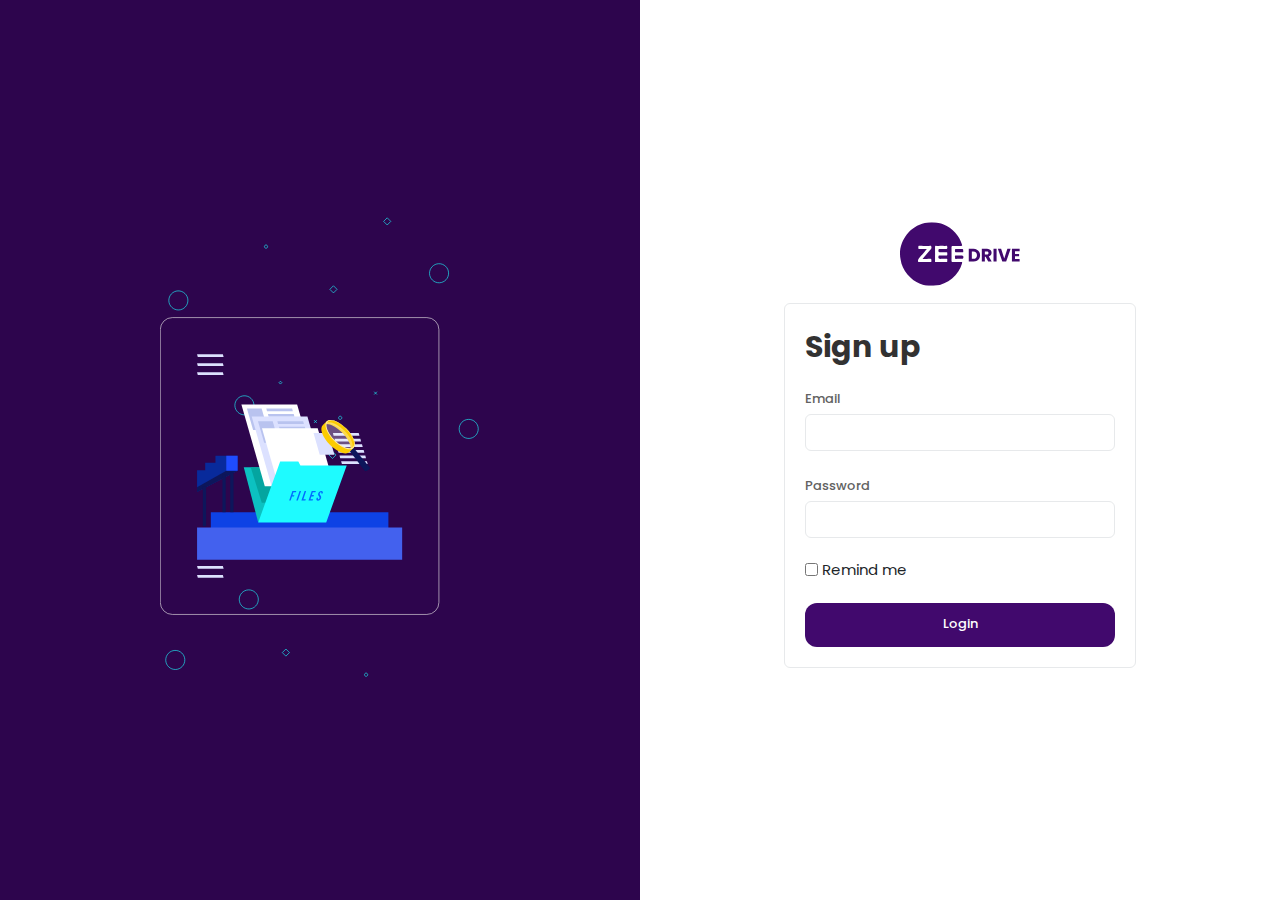
<file: index.html>
<!DOCTYPE html>
<html lang="en">
<head>
<title>ZEE Drive</title>
<meta charset="UTF-8">
<meta name="language" content="ES">
<meta name="MobileOptimized" content="320">
<meta name="HandheldFriendly" content="True">
<meta name="copyright" content="">
<meta http-equiv="X-UA-Compatible" content="IE=edge">
<meta name="apple-mobile-web-app-capable" content="yes" />
<meta name="google-site-verification" content="" />
<meta http-equiv="Expires" content="0">
<meta http-equiv="Pragma" content="no-cache">
<meta http-equiv="Cache-Control" content="no-cache">
<link rel="canonical" href="">
<meta property="fb:app_id" content="" />
<meta name="viewport" content="width=device-width, initial-scale=1, maximum-scale=1, viewport-fit=cover, user-scalable=no, shrink-to-fit=no" />
<link rel="shortcut icon" href="asset/logo/favicon.ico">
<meta name="coverage" content="Worldwide">
<meta name="theme-color" content="#010101">
<meta name="MobileOptimized" content="320">
<meta http-equiv="Pragma" content="no-cache">
<meta http-equiv="imagetoolbar" content="no">
<meta name="HandheldFriendly" content="True">
<meta name="Classification" content="Business">
<meta http-equiv="X-UA-Compatible" content="IE=edge">
<meta name="apple-mobile-web-app-capable" content="yes" />
<meta http-equiv="Cache-Control" content="no-cache">
<meta name="identifier-URL" content="">
<meta property="og:image" content="">
<meta name="keywords" content="">
<meta name="author" content="">
<meta property="og:title" content="">
<meta property="og:type" content="website">
<meta property="og:url" content="">
<meta property="og:site_name" content="">
<meta name="description" content="">
<meta property="og:description" content="">
<amp-img src="" alt="Pepul" height="600" width="1200"></amp-img>
<meta name="twitter:card" content="summary_large_image">
<meta name="twitter:site" content="" />
<meta name="twitter:title" content="">
<meta name="twitter:description" content="">
<meta name="twitter:image" content="">
<meta property="og:image:width" content="630" />
<meta property="og:image:height" content="1200" />
<amp-img src="" alt="Pepul" height="1300" width="600"></amp-img>
</head>
<style>
@import url('css/main/bootstrap.min.css');
@import url('css/main/fonts.css');
@import url('css/main/main.css');
@import url('css/login/login.css');

</style>
<body>
<header>
<main>
  <section id="login_section">
    <div class="login_first">
      <div class="col-md-6 col-xs-12 col-sm-12 zero_padd">
        <div class="login_action">
          <div class="log_center">
          <embed src="asset/login/login_sec.svg" alt="Zee Drive" class="login_img"/>
          </div>
        </div>
      </div>

      <div class="col-md-6 col-xs-12 col-sm-12 zero_padd">
        <div class="login_here">
          <div class="logo_view">
            <embed src="asset/logo/logo.svg" class="logo" alt="Zee Drive" />
          </div>
          <div class="signup_status">
            <h1 class="logo_header">Sign up</h1>

              <div class="input_form">
                <p class="input_para">Email</p>
                <input type="text" class="input_cloud" autocomplete="off" autofocus>
                <p class="error"></p>
              </div>

              <div class="input_form">
                <p class="input_para">Password</p>
                <input type="password" class="input_cloud" autocomplete="off">
                <p class="error"></p>
              </div>

              <div class="input_form">
                <input type="checkbox" id="remindme" name="remindme" value="remindme">
                <label class="remindme" for="remindme">Remind me</label>
                <p class="error"></p>
              </div>

              <div class="input_form">
                <button class="submit" onclick="submit()">Login</button>
              </div>

          </div>
        </div>
      </div>

    </div>
  </section>
</main>
</header>

<script src="js/main/bootstrap.min.js" type="text/javascript"></script>
<script src="js/login/login.js"></script>
</body>
</html>
</file>
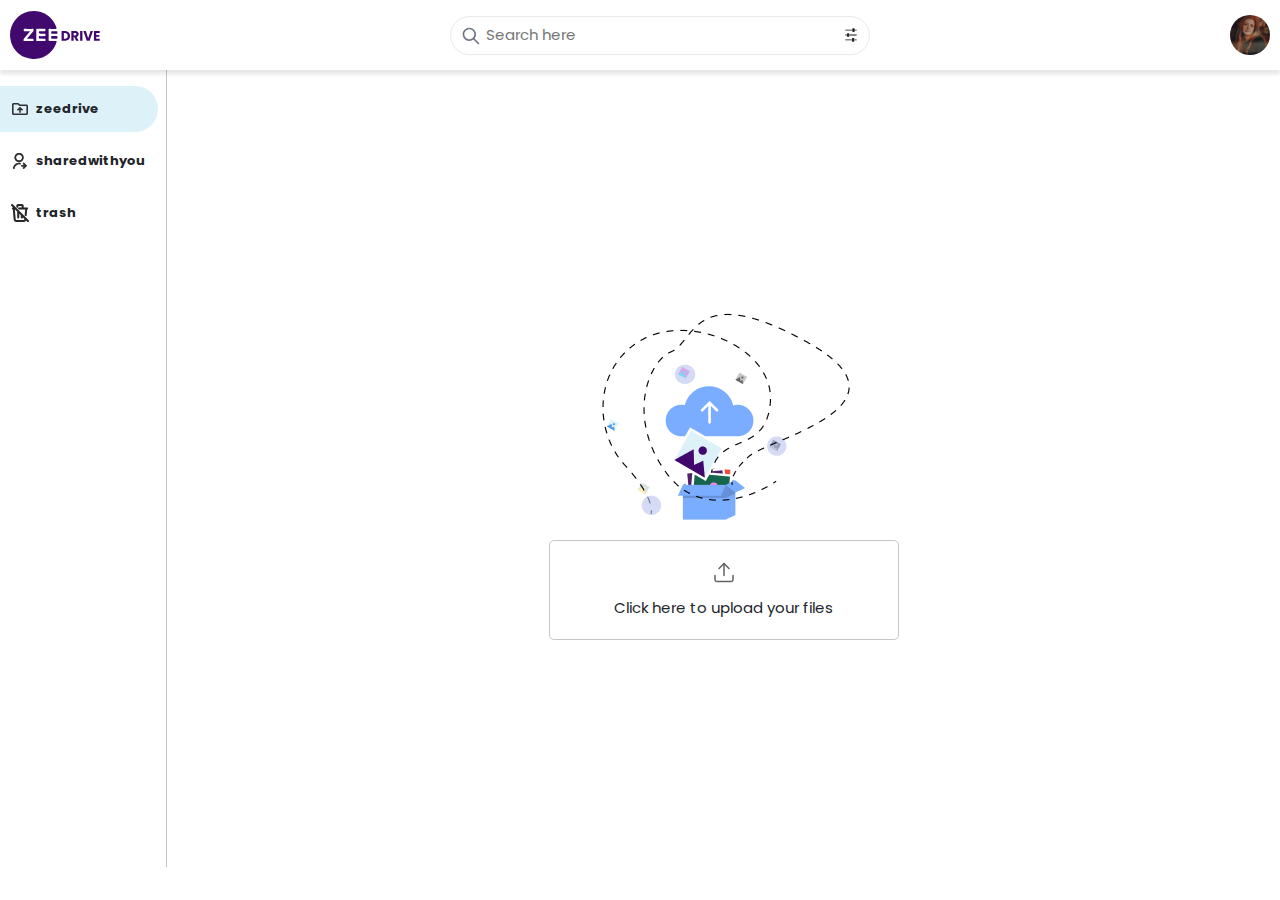
<file: main.html>
<!DOCTYPE html>
<html lang="en">
<head>
<title>ZEE Drive</title>
<meta charset="UTF-8">
<meta name="language" content="ES">
<meta name="MobileOptimized" content="320">
<meta name="HandheldFriendly" content="True">
<meta name="copyright" content="">
<meta http-equiv="X-UA-Compatible" content="IE=edge">
<meta name="apple-mobile-web-app-capable" content="yes" />
<meta name="google-site-verification" content="" />
<meta http-equiv="Expires" content="0">
<meta http-equiv="Pragma" content="no-cache">
<meta http-equiv="Cache-Control" content="no-cache">
<link rel="canonical" href="">
<meta property="fb:app_id" content="" />
<meta name="viewport" content="width=device-width, initial-scale=1, maximum-scale=1, viewport-fit=cover, user-scalable=no, shrink-to-fit=no" />
<link rel="shortcut icon" href="asset/logo/favicon.ico">
<meta name="coverage" content="Worldwide">
<meta name="theme-color" content="#010101">
<meta name="MobileOptimized" content="320">
<meta http-equiv="Pragma" content="no-cache">
<meta http-equiv="imagetoolbar" content="no">
<meta name="HandheldFriendly" content="True">
<meta name="Classification" content="Business">
<meta http-equiv="X-UA-Compatible" content="IE=edge">
<meta name="apple-mobile-web-app-capable" content="yes" />
<meta http-equiv="Cache-Control" content="no-cache">
<meta name="identifier-URL" content="">
<meta property="og:image" content="">
<meta name="keywords" content="">
<meta name="author" content="">
<meta property="og:title" content="">
<meta property="og:type" content="website">
<meta property="og:url" content="">
<meta property="og:site_name" content="">
<meta name="description" content="">
<meta property="og:description" content="">
<amp-img src="" alt="Pepul" height="600" width="1200"></amp-img>
<meta name="twitter:card" content="summary_large_image">
<meta name="twitter:site" content="" />
<meta name="twitter:title" content="">
<meta name="twitter:description" content="">
<meta name="twitter:image" content="">
<meta property="og:image:width" content="630" />
<meta property="og:image:height" content="1200" />
<amp-img src="" alt="Pepul" height="1300" width="600"></amp-img>
</head>
<style>
@import url('css/main/bootstrap.min.css');
@import url('css/main/fonts.css');
@import url('css/main/main.css');
</style>
<body>
<header>
<main>

  <!-- header -->
 <section id="header">
  <div class="flex-container">
    <div class="head_one">
      <img src="asset/logo/logo.svg" class="main_logo" alt="Zee Drive" />
    </div>

    <div class="head_two">
      <input type="text" placeholder="Search here" class="search_cloud"/>
    </div>

    <div class="head_three">
      <img src="asset/main/user.svg" class="user_pic" alt="Zee Drive" />
    </div>

  </div>
 </section>
  <!-- header -->

  <section id="main_data">
  <!-- sidemenu section -->
    <section id="sidemenu">
      <ul id="side_nav" class="side_nav"></ul>
    </section>
  <!-- sidemenu section -->

  <!-- Main section -->
  <div id="no_data">
    <div class="empty_data">
      <embed src="asset/main/no_data.png" class="no_data_img" alt="No Data" />
    </div>
    <div class="upload_file">
      <label class="upload_section">
        <input type="file" class="hidden">
        <img src="asset/main/upload.svg" class="upload_pic" alt="Upload"/>
        <p class="upload_para">Click here to upload your files</p>
      </label>
    </div>
  </div>
  <!-- Main section -->


</section>
</main>
</header>

<script src="js/main/bootstrap.min.js" type="text/javascript"></script>
<script src="js/main/jquery.min.js" type="text/javascript"></script>
<script src="js/main/sidemenu.js" type="text/javascript"></script>
<script>
$('.side0').addClass('opened');
</script>
</body>
</html>
</file>
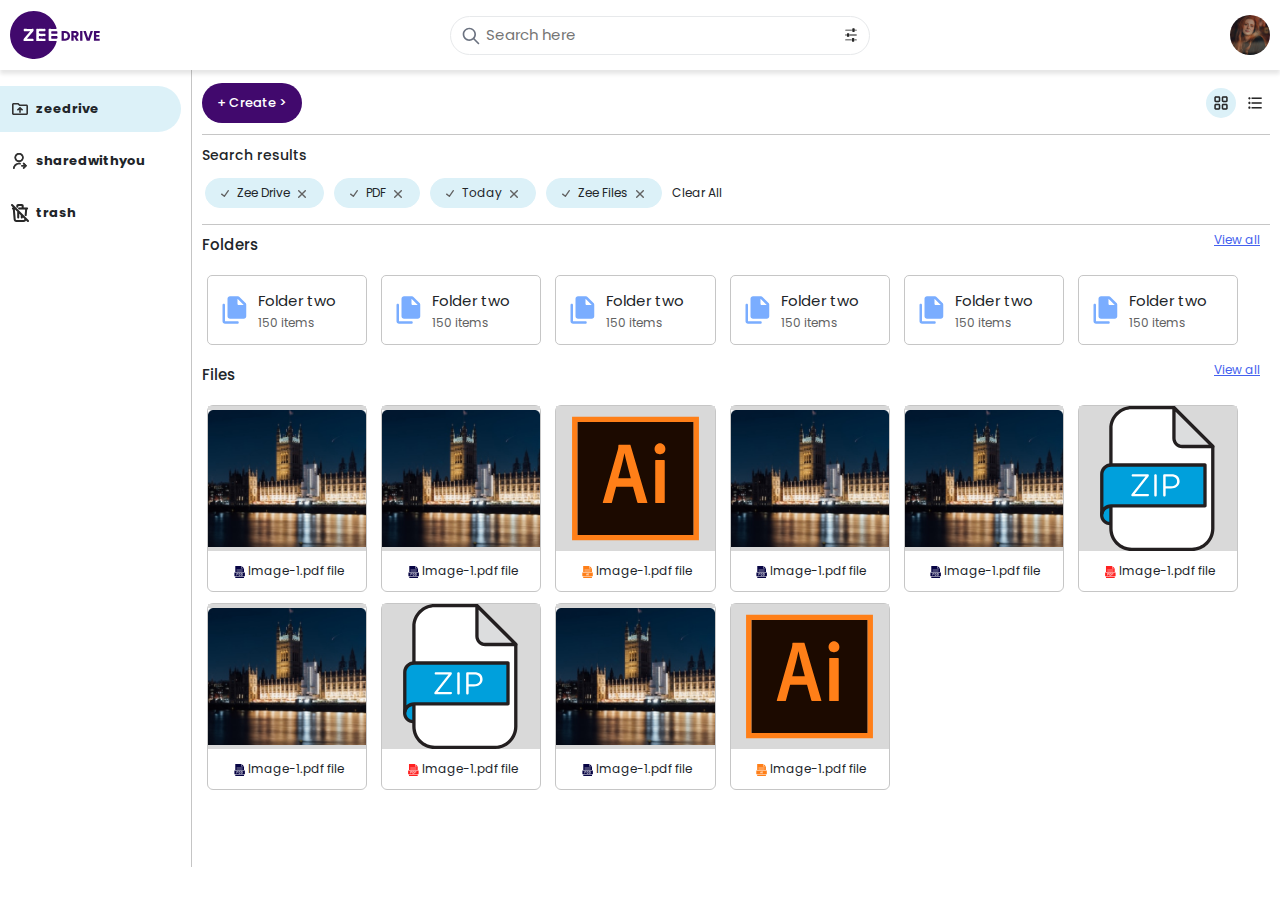
<file: main_four.html>
<!DOCTYPE html>
<html lang="en">
<head>
<title>ZEE Drive</title>
<meta charset="UTF-8">
<meta name="language" content="ES">
<meta name="MobileOptimized" content="320">
<meta name="HandheldFriendly" content="True">
<meta name="copyright" content="">
<meta http-equiv="X-UA-Compatible" content="IE=edge">
<meta name="apple-mobile-web-app-capable" content="yes" />
<meta name="google-site-verification" content="" />
<meta http-equiv="Expires" content="0">
<meta http-equiv="Pragma" content="no-cache">
<meta http-equiv="Cache-Control" content="no-cache">
<link rel="canonical" href="">
<meta property="fb:app_id" content="" />
<meta name="viewport" content="width=device-width, initial-scale=1, maximum-scale=1, viewport-fit=cover, user-scalable=no, shrink-to-fit=no" />
<link rel="shortcut icon" href="asset/logo/favicon.ico">
<meta name="coverage" content="Worldwide">
<meta name="theme-color" content="#010101">
<meta name="MobileOptimized" content="320">
<meta http-equiv="Pragma" content="no-cache">
<meta http-equiv="imagetoolbar" content="no">
<meta name="HandheldFriendly" content="True">
<meta name="Classification" content="Business">
<meta http-equiv="X-UA-Compatible" content="IE=edge">
<meta name="apple-mobile-web-app-capable" content="yes" />
<meta http-equiv="Cache-Control" content="no-cache">
<meta name="identifier-URL" content="">
<meta property="og:image" content="">
<meta name="keywords" content="">
<meta name="author" content="">
<meta property="og:title" content="">
<meta property="og:type" content="website">
<meta property="og:url" content="">
<meta property="og:site_name" content="">
<meta name="description" content="">
<meta property="og:description" content="">
<amp-img src="" alt="Pepul" height="600" width="1200"></amp-img>
<meta name="twitter:card" content="summary_large_image">
<meta name="twitter:site" content="" />
<meta name="twitter:title" content="">
<meta name="twitter:description" content="">
<meta name="twitter:image" content="">
<meta property="og:image:width" content="630" />
<meta property="og:image:height" content="1200" />
<amp-img src="" alt="Pepul" height="1300" width="600"></amp-img>
</head>
<style>
@import url('css/main/bootstrap.min.css');
@import url('css/main/fonts.css');
@import url('css/main/main.css');
</style>
<body>
<header>
<main>

  <!-- header -->
 <section id="header">
  <div class="flex-container">
    <div class="head_one">
      <img src="asset/logo/logo.svg" class="main_logo" alt="Zee Drive" />
    </div>

    <div class="head_two">
      <input type="text" placeholder="Search here" class="search_cloud"/>
    </div>

    <div class="head_three">
      <img src="asset/main/user.svg" class="user_pic" alt="Zee Drive" />
    </div>

  </div>
 </section>
  <!-- header -->

  <section id="main_data">
  <!-- sidemenu section -->
    <section id="sidemenu">
      <ul id="side_nav" class="side_nav"></ul>
    </section>
  <!-- sidemenu section -->

  <!-- Main section -->
  <section id="main_section">

  <section id="create_file">
    <div class="created_files">
      <div class="create_option">
        <button class="create_button">+ Create ></button>
      </div>
      <div class="create_option">
        <img src="asset/recent_files/file_type/line.svg" class="grid_img active" alt="ZEE Drive" />
        <img src="asset/recent_files/file_type/grid.svg" class="grid_img" alt="ZEE Drive" />

      </div>
    </div>
  </section>

  <section id="zee_drive">
    <div class="show_drive">
      <div class="file_bottom">
      <h2 class="drive_para">Search results</h2>
      <ul class="search_files">
        <li>
            <div class="search_history">
              <p class="search_short">
                <img src="asset/recent_files/tick.svg" class="tick_pic" alt="ZEE Drive"/>
                 Zee Drive
                 <img src="asset/recent_files/del.svg" class="tick_pic" alt="ZEE Drive"/></p>
            </div>
        </li>

        <li>
          <div class="search_history">
            <p class="search_short">
              <img src="asset/recent_files/tick.svg" class="tick_pic" alt="ZEE Drive"/>
               PDF
               <img src="asset/recent_files/del.svg" class="tick_pic" alt="ZEE Drive"/></p>
          </div>
        </li>

        <li>
        <div class="search_history">
          <p class="search_short">
            <img src="asset/recent_files/tick.svg" class="tick_pic" alt="ZEE Drive"/>
             Today
             <img src="asset/recent_files/del.svg" class="tick_pic" alt="ZEE Drive"/></p>
        </div>
        </li>

        <li>
        <div class="search_history">
          <p class="search_short">
            <img src="asset/recent_files/tick.svg" class="tick_pic" alt="ZEE Drive"/>
             Zee Files
             <img src="asset/recent_files/del.svg" class="tick_pic" alt="ZEE Drive"/></p>
        </div>
        </li>

        <li>
          <div class="search_history">
            <p class="search_story">
              Clear All</p>
          </div>
          </li>
      </div>
    </div>
  </section>

  <section id="folders_file">
    <div class="folder_show">
      <p class="drive_name">Folders<span class="view_all">View all</span></p>
      <ul class="folder_list">
        <li>
          <div class="folder_display">
            <p class="folder_head">Folder two</p>
            <p class="folder_count">150 items</p>
          </div>
        </li>

        <li>
          <div class="folder_display">
            <p class="folder_head">Folder two</p>
            <p class="folder_count">150 items</p>
          </div>
        </li>

        <li>
          <div class="folder_display">
            <p class="folder_head">Folder two</p>
            <p class="folder_count">150 items</p>
          </div>
        </li>

        <li>
          <div class="folder_display">
            <p class="folder_head">Folder two</p>
            <p class="folder_count">150 items</p>
          </div>
        </li>

        <li>
          <div class="folder_display">
            <p class="folder_head">Folder two</p>
            <p class="folder_count">150 items</p>
          </div>
        </li>

        <li>
          <div class="folder_display">
            <p class="folder_head">Folder two</p>
            <p class="folder_count">150 items</p>
          </div>
        </li>
      </ul>
    </div>
  </section>

  <section id="file_show">
    <p class="drive_name">Files<span class="view_all">View all</span></p>
    <ul class="files_show">
      <li>
        <div class="file_list">
          <div class="file_pic">
            <img src="asset/files/files.jpg" class="file_img" alt="Zee Drive" />
          </div>
          <p class="file_names"><img src="asset/recent_files/file_type/pdf.svg" class="file_pic" alt="ZEE Drive"/>Image-1.pdf file</p>
        </div>
      </li>
      <li>
        <div class="file_list">
          <div class="file_pic">
            <img src="asset/files/files.jpg" class="file_img" alt="Zee Drive" />
          </div>
          <p class="file_names"><img src="asset/recent_files/file_type/pdf.svg" class="file_pic" alt="ZEE Drive"/>Image-1.pdf file</p>
        </div>
      </li>
      <li>
        <div class="file_list">
          <div class="file_pic">
            <img src="asset/recent_files/zip.svg" class="file_img" alt="Zee Drive" />
          </div>
          <p class="file_names"><img src="asset/recent_files/file_type/zip.svg" class="file_pic" alt="ZEE Drive"/>Image-1.pdf file</p>
        </div>
      </li>
      <li>
        <div class="file_list">
          <div class="file_pic">
            <img src="asset/files/files.jpg" class="file_img" alt="Zee Drive" />
          </div>
          <p class="file_names"><img src="asset/recent_files/file_type/pdf.svg" class="file_pic" alt="ZEE Drive"/>Image-1.pdf file</p>
        </div>
      </li>
      <li>
        <div class="file_list">
          <div class="file_pic">
            <img src="asset/files/files.jpg" class="file_img" alt="Zee Drive" />
          </div>
          <p class="file_names"><img src="asset/recent_files/file_type/pdf.svg" class="file_pic" alt="ZEE Drive"/>Image-1.pdf file</p>
        </div>
      </li>
      <li>
        <div class="file_list">
          <div class="file_pic">
            <img src="asset/recent_files/psd.svg" class="file_img" alt="Zee Drive" />
          </div>
          <p class="file_names"><img src="asset/recent_files/file_type/psd.svg" class="file_pic" alt="ZEE Drive"/>Image-1.pdf file</p>
        </div>
      </li>
      <li>
        <div class="file_list">
          <div class="file_pic">
            <img src="asset/files/files.jpg" class="file_img" alt="Zee Drive" />
          </div>
          <p class="file_names"><img src="asset/recent_files/file_type/pdf.svg" class="file_pic" alt="ZEE Drive"/>Image-1.pdf file</p>
        </div>
      </li>
      <li>
        <div class="file_list">
          <div class="file_pic">
            <img src="asset/recent_files/psd.svg" class="file_img" alt="Zee Drive" />
          </div>
          <p class="file_names"><img src="asset/recent_files/file_type/psd.svg" class="file_pic" alt="ZEE Drive"/>Image-1.pdf file</p>
        </div>
      </li>
      <li>
        <div class="file_list">
          <div class="file_pic">
            <img src="asset/files/files.jpg" class="file_img" alt="Zee Drive" />
          </div>
          <p class="file_names"><img src="asset/recent_files/file_type/pdf.svg" class="file_pic" alt="ZEE Drive"/>Image-1.pdf file</p>
        </div>
      </li>
      <li>
        <div class="file_list">
          <div class="file_pic">
            <img src="asset/recent_files/zip.svg" class="file_img" alt="Zee Drive" />
          </div>
          <p class="file_names"><img src="asset/recent_files/file_type/zip.svg" class="file_pic" alt="ZEE Drive"/>Image-1.pdf file</p>
        </div>
      </li>
    </ul>
  </section>
</section>
  <!-- Main section -->

  <!-- popup modal -->

  <div id="new_file" class="modal fade_scale" role="dialog" data-backdrop="static">
    <div class="modal-dialog modal-sm">
      <div class="modal-content new_bg">
        <div class="modal-header center_list">
          <div>
          <h3 class="create_head">Create folder</h3>
          <input type="text" placeholder="Type here" class="input_cloud"/>
          </div>
        </div>
        <div class="modal-body right_side">
          <button class="modal_button cancel_btn">Cancel</button>
          <button class="modal_button create_btn">Create</button>
        </div>
      </div>
    </div>
  </div>

  <!-- popup modal -->




</section>
</main>
</header>

<script src="js/main/bootstrap.min.js" type="text/javascript"></script>
<script src="js/main/jquery.min.js" type="text/javascript"></script>
<script src="js/main/sidemenu.js" type="text/javascript"></script>
<script>
$('.side0').addClass('opened');

$('.create_option').click(function() {
  $('#new_file').modal('show');
});
</script>
</body>
</html>
</file>
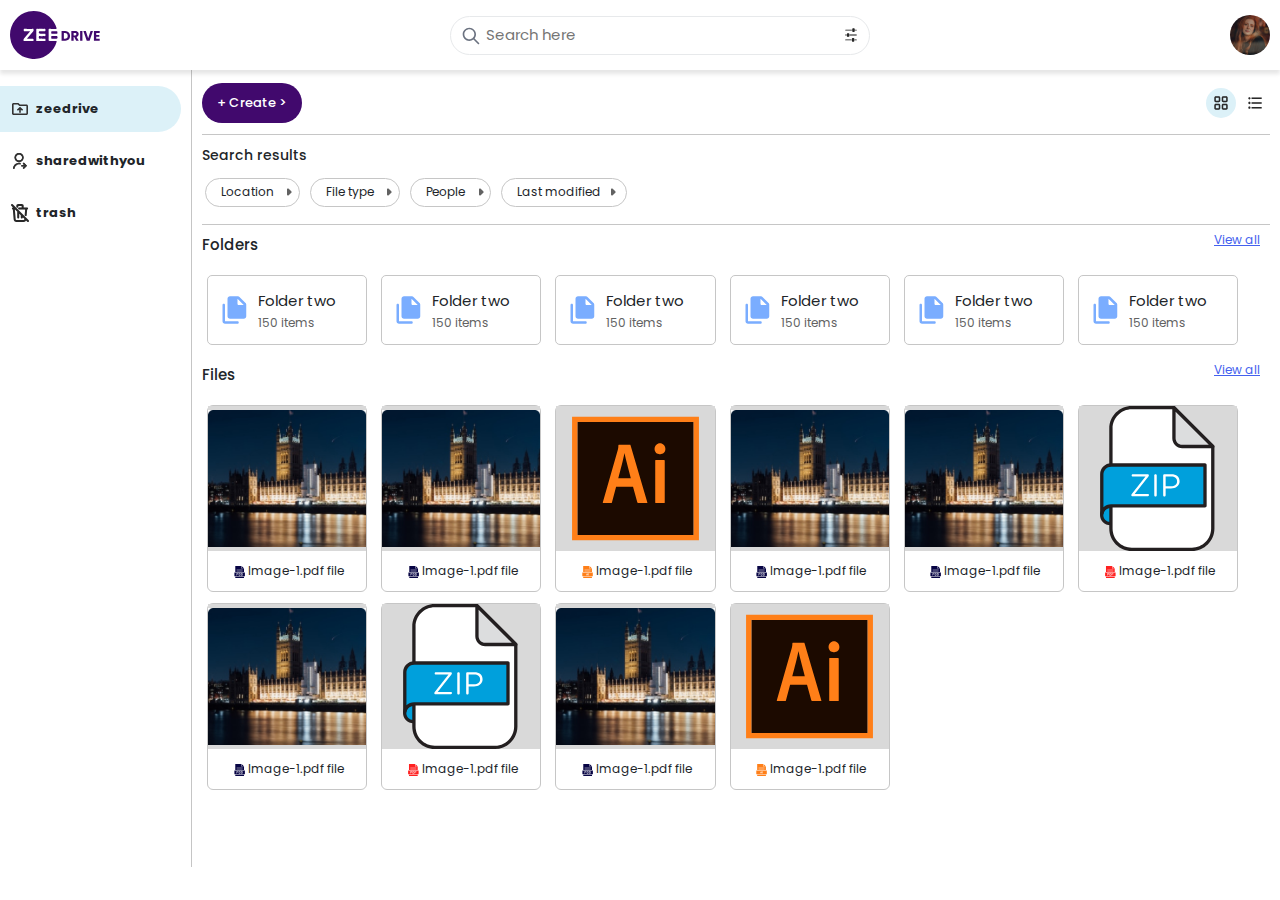
<file: main_three.html>
<!DOCTYPE html>
<html lang="en">
<head>
<title>ZEE Drive</title>
<meta charset="UTF-8">
<meta name="language" content="ES">
<meta name="MobileOptimized" content="320">
<meta name="HandheldFriendly" content="True">
<meta name="copyright" content="">
<meta http-equiv="X-UA-Compatible" content="IE=edge">
<meta name="apple-mobile-web-app-capable" content="yes" />
<meta name="google-site-verification" content="" />
<meta http-equiv="Expires" content="0">
<meta http-equiv="Pragma" content="no-cache">
<meta http-equiv="Cache-Control" content="no-cache">
<link rel="canonical" href="">
<meta property="fb:app_id" content="" />
<meta name="viewport" content="width=device-width, initial-scale=1, maximum-scale=1, viewport-fit=cover, user-scalable=no, shrink-to-fit=no" />
<link rel="shortcut icon" href="asset/logo/favicon.ico">
<meta name="coverage" content="Worldwide">
<meta name="theme-color" content="#010101">
<meta name="MobileOptimized" content="320">
<meta http-equiv="Pragma" content="no-cache">
<meta http-equiv="imagetoolbar" content="no">
<meta name="HandheldFriendly" content="True">
<meta name="Classification" content="Business">
<meta http-equiv="X-UA-Compatible" content="IE=edge">
<meta name="apple-mobile-web-app-capable" content="yes" />
<meta http-equiv="Cache-Control" content="no-cache">
<meta name="identifier-URL" content="">
<meta property="og:image" content="">
<meta name="keywords" content="">
<meta name="author" content="">
<meta property="og:title" content="">
<meta property="og:type" content="website">
<meta property="og:url" content="">
<meta property="og:site_name" content="">
<meta name="description" content="">
<meta property="og:description" content="">
<amp-img src="" alt="Pepul" height="600" width="1200"></amp-img>
<meta name="twitter:card" content="summary_large_image">
<meta name="twitter:site" content="" />
<meta name="twitter:title" content="">
<meta name="twitter:description" content="">
<meta name="twitter:image" content="">
<meta property="og:image:width" content="630" />
<meta property="og:image:height" content="1200" />
<amp-img src="" alt="Pepul" height="1300" width="600"></amp-img>
</head>
<style>
@import url('css/main/bootstrap.min.css');
@import url('css/main/fonts.css');
@import url('css/main/main.css');
</style>
<body>
<header>
<main>

  <!-- header -->
 <section id="header">
  <div class="flex-container">
    <div class="head_one">
      <img src="asset/logo/logo.svg" class="main_logo" alt="Zee Drive" />
    </div>

    <div class="head_two">
      <input type="text" placeholder="Search here" class="search_cloud"/>
    </div>

    <div class="head_three">
      <img src="asset/main/user.svg" class="user_pic" alt="Zee Drive" />
    </div>

  </div>
 </section>
  <!-- header -->

  <section id="main_data">
  <!-- sidemenu section -->
    <section id="sidemenu">
      <ul id="side_nav" class="side_nav"></ul>
    </section>
  <!-- sidemenu section -->

  <!-- Main section -->
  <section id="main_section">

  <section id="create_file">
    <div class="created_files">
      <div class="create_option">
        <button class="create_button">+ Create ></button>
      </div>
      <div class="create_option">
        <img src="asset/recent_files/file_type/line.svg" class="grid_img active" alt="ZEE Drive" />
        <img src="asset/recent_files/file_type/grid.svg" class="grid_img" alt="ZEE Drive" />

      </div>
    </div>
  </section>

  <section id="zee_drive">
    <div class="show_drive">
      <div class="file_bottom">
      <h2 class="drive_para">Search results</h2>
      <ul class="search_files">
        <li>
            <div class="search_history">
              <p class="search_name">Location</p>
            </div>
        </li>

        <li>
          <div class="search_history">
            <p class="search_name">File type</p>
          </div>
        </li>

        <li>
        <div class="search_history">
          <p class="search_name">People</p>
        </div>
        </li>

        <li>
        <div class="search_history">
        <p class="search_name">Last modified</p>
        </div>
        </li>
      </div>
    </div>
  </section>

  <section id="folders_file">
    <div class="folder_show">
      <p class="drive_name">Folders<span class="view_all">View all</span></p>
      <ul class="folder_list">
        <li>
          <div class="folder_display">
            <p class="folder_head">Folder two</p>
            <p class="folder_count">150 items</p>
          </div>
        </li>

        <li>
          <div class="folder_display">
            <p class="folder_head">Folder two</p>
            <p class="folder_count">150 items</p>
          </div>
        </li>

        <li>
          <div class="folder_display">
            <p class="folder_head">Folder two</p>
            <p class="folder_count">150 items</p>
          </div>
        </li>

        <li>
          <div class="folder_display">
            <p class="folder_head">Folder two</p>
            <p class="folder_count">150 items</p>
          </div>
        </li>

        <li>
          <div class="folder_display">
            <p class="folder_head">Folder two</p>
            <p class="folder_count">150 items</p>
          </div>
        </li>

        <li>
          <div class="folder_display">
            <p class="folder_head">Folder two</p>
            <p class="folder_count">150 items</p>
          </div>
        </li>
      </ul>
    </div>
  </section>

  <section id="file_show">
    <p class="drive_name">Files<span class="view_all">View all</span></p>
    <ul class="files_show">
      <li>
        <div class="file_list">
          <div class="file_pic">
            <img src="asset/files/files.jpg" class="file_img" alt="Zee Drive" />
          </div>
          <p class="file_names"><img src="asset/recent_files/file_type/pdf.svg" class="file_pic" alt="ZEE Drive"/>Image-1.pdf file</p>
        </div>
      </li>
      <li>
        <div class="file_list">
          <div class="file_pic">
            <img src="asset/files/files.jpg" class="file_img" alt="Zee Drive" />
          </div>
          <p class="file_names"><img src="asset/recent_files/file_type/pdf.svg" class="file_pic" alt="ZEE Drive"/>Image-1.pdf file</p>
        </div>
      </li>
      <li>
        <div class="file_list">
          <div class="file_pic">
            <img src="asset/recent_files/zip.svg" class="file_img" alt="Zee Drive" />
          </div>
          <p class="file_names"><img src="asset/recent_files/file_type/zip.svg" class="file_pic" alt="ZEE Drive"/>Image-1.pdf file</p>
        </div>
      </li>
      <li>
        <div class="file_list">
          <div class="file_pic">
            <img src="asset/files/files.jpg" class="file_img" alt="Zee Drive" />
          </div>
          <p class="file_names"><img src="asset/recent_files/file_type/pdf.svg" class="file_pic" alt="ZEE Drive"/>Image-1.pdf file</p>
        </div>
      </li>
      <li>
        <div class="file_list">
          <div class="file_pic">
            <img src="asset/files/files.jpg" class="file_img" alt="Zee Drive" />
          </div>
          <p class="file_names"><img src="asset/recent_files/file_type/pdf.svg" class="file_pic" alt="ZEE Drive"/>Image-1.pdf file</p>
        </div>
      </li>
      <li>
        <div class="file_list">
          <div class="file_pic">
            <img src="asset/recent_files/psd.svg" class="file_img" alt="Zee Drive" />
          </div>
          <p class="file_names"><img src="asset/recent_files/file_type/psd.svg" class="file_pic" alt="ZEE Drive"/>Image-1.pdf file</p>
        </div>
      </li>
      <li>
        <div class="file_list">
          <div class="file_pic">
            <img src="asset/files/files.jpg" class="file_img" alt="Zee Drive" />
          </div>
          <p class="file_names"><img src="asset/recent_files/file_type/pdf.svg" class="file_pic" alt="ZEE Drive"/>Image-1.pdf file</p>
        </div>
      </li>
      <li>
        <div class="file_list">
          <div class="file_pic">
            <img src="asset/recent_files/psd.svg" class="file_img" alt="Zee Drive" />
          </div>
          <p class="file_names"><img src="asset/recent_files/file_type/psd.svg" class="file_pic" alt="ZEE Drive"/>Image-1.pdf file</p>
        </div>
      </li>
      <li>
        <div class="file_list">
          <div class="file_pic">
            <img src="asset/files/files.jpg" class="file_img" alt="Zee Drive" />
          </div>
          <p class="file_names"><img src="asset/recent_files/file_type/pdf.svg" class="file_pic" alt="ZEE Drive"/>Image-1.pdf file</p>
        </div>
      </li>
      <li>
        <div class="file_list">
          <div class="file_pic">
            <img src="asset/recent_files/zip.svg" class="file_img" alt="Zee Drive" />
          </div>
          <p class="file_names"><img src="asset/recent_files/file_type/zip.svg" class="file_pic" alt="ZEE Drive"/>Image-1.pdf file</p>
        </div>
      </li>
    </ul>
  </section>
</section>
  <!-- Main section -->

  <!-- popup modal -->

  <div id="new_file" class="modal fade_scale" role="dialog" data-backdrop="static">
    <div class="modal-dialog modal-sm">
      <div class="modal-content new_bg">
        <div class="modal-header center_list">
          <div>
          <h3 class="create_head">Create folder</h3>
          <input type="text" placeholder="Type here" class="input_cloud"/>
          </div>
        </div>
        <div class="modal-body right_side">
          <button class="modal_button cancel_btn">Cancel</button>
          <button class="modal_button create_btn">Create</button>
        </div>
      </div>
    </div>
  </div>

  <!-- popup modal -->




</section>
</main>
</header>

<script src="js/main/bootstrap.min.js" type="text/javascript"></script>
<script src="js/main/jquery.min.js" type="text/javascript"></script>
<script src="js/main/sidemenu.js" type="text/javascript"></script>
<script>
$('.side0').addClass('opened');

$('.create_option').click(function() {
  $('#new_file').modal('show');
});
</script>
</body>
</html>
</file>
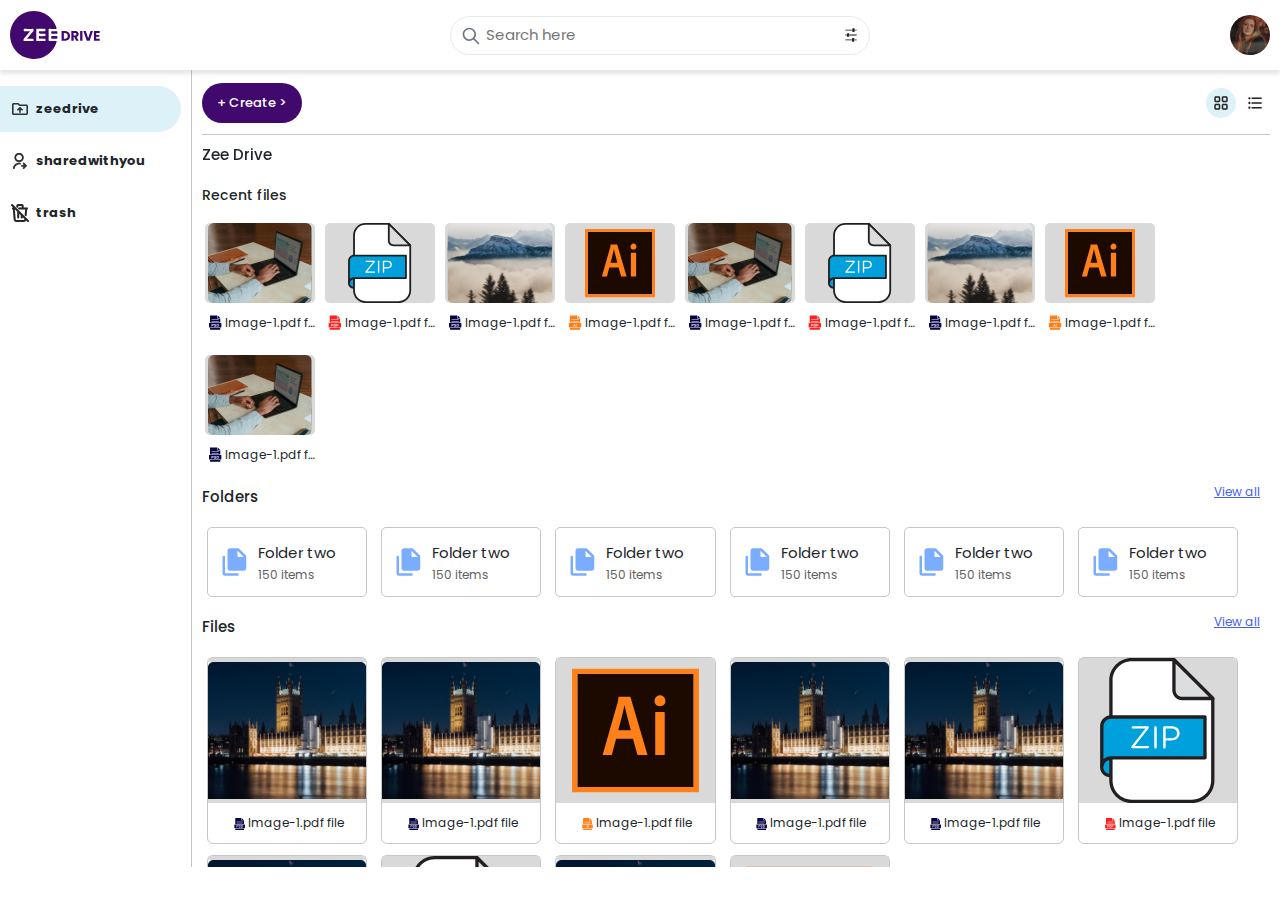
<file: main_two.html>
<!DOCTYPE html>
<html lang="en">
<head>
<title>ZEE Drive</title>
<meta charset="UTF-8">
<meta name="language" content="ES">
<meta name="MobileOptimized" content="320">
<meta name="HandheldFriendly" content="True">
<meta name="copyright" content="">
<meta http-equiv="X-UA-Compatible" content="IE=edge">
<meta name="apple-mobile-web-app-capable" content="yes" />
<meta name="google-site-verification" content="" />
<meta http-equiv="Expires" content="0">
<meta http-equiv="Pragma" content="no-cache">
<meta http-equiv="Cache-Control" content="no-cache">
<link rel="canonical" href="">
<meta property="fb:app_id" content="" />
<meta name="viewport" content="width=device-width, initial-scale=1, maximum-scale=1, viewport-fit=cover, user-scalable=no, shrink-to-fit=no" />
<link rel="shortcut icon" href="asset/logo/favicon.ico">
<meta name="coverage" content="Worldwide">
<meta name="theme-color" content="#010101">
<meta name="MobileOptimized" content="320">
<meta http-equiv="Pragma" content="no-cache">
<meta http-equiv="imagetoolbar" content="no">
<meta name="HandheldFriendly" content="True">
<meta name="Classification" content="Business">
<meta http-equiv="X-UA-Compatible" content="IE=edge">
<meta name="apple-mobile-web-app-capable" content="yes" />
<meta http-equiv="Cache-Control" content="no-cache">
<meta name="identifier-URL" content="">
<meta property="og:image" content="">
<meta name="keywords" content="">
<meta name="author" content="">
<meta property="og:title" content="">
<meta property="og:type" content="website">
<meta property="og:url" content="">
<meta property="og:site_name" content="">
<meta name="description" content="">
<meta property="og:description" content="">
<amp-img src="" alt="Pepul" height="600" width="1200"></amp-img>
<meta name="twitter:card" content="summary_large_image">
<meta name="twitter:site" content="" />
<meta name="twitter:title" content="">
<meta name="twitter:description" content="">
<meta name="twitter:image" content="">
<meta property="og:image:width" content="630" />
<meta property="og:image:height" content="1200" />
<amp-img src="" alt="Pepul" height="1300" width="600"></amp-img>
</head>
<style>
@import url('css/main/bootstrap.min.css');
@import url('css/main/fonts.css');
@import url('css/main/main.css');
</style>
<body>
<header>
<main>

  <!-- header -->
 <section id="header">
  <div class="flex-container">
    <div class="head_one">
      <img src="asset/logo/logo.svg" class="main_logo" alt="Zee Drive" />
    </div>

    <div class="head_two">
      <input type="text" placeholder="Search here" class="search_cloud"/>
    </div>

    <div class="head_three">
      <img src="asset/main/user.svg" class="user_pic" alt="Zee Drive" />
    </div>

  </div>
 </section>
  <!-- header -->

  <section id="main_data">
  <!-- sidemenu section -->
    <section id="sidemenu">
      <ul id="side_nav" class="side_nav"></ul>
    </section>
  <!-- sidemenu section -->

  <!-- Main section -->
  <section id="main_section">

  <section id="create_file">
    <div class="created_files">
      <div class="create_option">
        <button class="create_button">+ Create ></button>
      </div>
      <div class="create_option">
        <img src="asset/recent_files/file_type/line.svg" class="grid_img active" alt="ZEE Drive" />
        <img src="asset/recent_files/file_type/grid.svg" class="grid_img" alt="ZEE Drive" />

      </div>
    </div>
  </section>

  <section id="zee_drive">
    <div class="show_drive">
      <h1 class="drive_name">Zee Drive</h1>
      <h2 class="drive_para">Recent files</h2>
      <ul class="drive_files">
        <li>
            <div class="first_drive">
              <div class="img_fix">
              <img src="asset/recent_files/one.svg" class="recent_img" alt="Zee Drive" />
              </div>
              <p class="file_name pdf_file">Image-1.pdf file</p>
            </div>
        </li>
        <li>
          <div class="first_drive">
            <div class="img_fix">
            <img src="asset/recent_files/psd.svg" class="recent_img" alt="Zee Drive" />
            </div>
            <p class="file_name psd_file">Image-1.pdf file</p>
          </div>
      </li>
      <li>
        <div class="first_drive">
          <div class="img_fix">
          <img src="asset/recent_files/two.svg" class="recent_img" alt="Zee Drive" />
          </div>
          <p class="file_name pdf_file">Image-1.pdf file</p>
        </div>
    </li>
    <li>
      <div class="first_drive">
        <div class="img_fix">
        <img src="asset/recent_files/zip.svg" class="recent_img" alt="Zee Drive" />
        </div>
        <p class="file_name zip_file">Image-1.pdf file</p>
      </div>
  </li>

  <li>
    <div class="first_drive">
      <div class="img_fix">
      <img src="asset/recent_files/one.svg" class="recent_img" alt="Zee Drive" />
      </div>
      <p class="file_name pdf_file">Image-1.pdf file</p>
    </div>
</li>
<li>
  <div class="first_drive">
    <div class="img_fix">
    <img src="asset/recent_files/psd.svg" class="recent_img" alt="Zee Drive" />
    </div>
    <p class="file_name psd_file">Image-1.pdf file</p>
  </div>
</li>
<li>
<div class="first_drive">
  <div class="img_fix">
  <img src="asset/recent_files/two.svg" class="recent_img" alt="Zee Drive" />
  </div>
  <p class="file_name pdf_file">Image-1.pdf file</p>
</div>
</li>
<li>
<div class="first_drive">
<div class="img_fix">
<img src="asset/recent_files/zip.svg" class="recent_img" alt="Zee Drive" />
</div>
<p class="file_name zip_file">Image-1.pdf file</p>
</div>
</li>

<li>
  <div class="first_drive">
    <div class="img_fix">
    <img src="asset/recent_files/one.svg" class="recent_img" alt="Zee Drive" />
    </div>
    <p class="file_name pdf_file">Image-1.pdf file</p>
  </div>
</li>

    </div>
  </section>

  <section id="folders_file">
    <div class="folder_show">
      <p class="drive_name">Folders<span class="view_all">View all</span></p>
      <ul class="folder_list">
        <li>
          <div class="folder_display">
            <p class="folder_head">Folder two</p>
            <p class="folder_count">150 items</p>
          </div>
        </li>

        <li>
          <div class="folder_display">
            <p class="folder_head">Folder two</p>
            <p class="folder_count">150 items</p>
          </div>
        </li>

        <li>
          <div class="folder_display">
            <p class="folder_head">Folder two</p>
            <p class="folder_count">150 items</p>
          </div>
        </li>

        <li>
          <div class="folder_display">
            <p class="folder_head">Folder two</p>
            <p class="folder_count">150 items</p>
          </div>
        </li>

        <li>
          <div class="folder_display">
            <p class="folder_head">Folder two</p>
            <p class="folder_count">150 items</p>
          </div>
        </li>

        <li>
          <div class="folder_display">
            <p class="folder_head">Folder two</p>
            <p class="folder_count">150 items</p>
          </div>
        </li>
      </ul>
    </div>
  </section>

  <section id="file_show">
    <p class="drive_name">Files<span class="view_all">View all</span></p>
    <ul class="files_show">
      <li>
        <div class="file_list">
          <div class="file_pic">
            <img src="asset/files/files.jpg" class="file_img" alt="Zee Drive" />
          </div>
          <p class="file_names"><img src="asset/recent_files/file_type/pdf.svg" class="file_pic" alt="ZEE Drive"/>Image-1.pdf file</p>
        </div>
      </li>
      <li>
        <div class="file_list">
          <div class="file_pic">
            <img src="asset/files/files.jpg" class="file_img" alt="Zee Drive" />
          </div>
          <p class="file_names"><img src="asset/recent_files/file_type/pdf.svg" class="file_pic" alt="ZEE Drive"/>Image-1.pdf file</p>
        </div>
      </li>
      <li>
        <div class="file_list">
          <div class="file_pic">
            <img src="asset/recent_files/zip.svg" class="file_img" alt="Zee Drive" />
          </div>
          <p class="file_names"><img src="asset/recent_files/file_type/zip.svg" class="file_pic" alt="ZEE Drive"/>Image-1.pdf file</p>
        </div>
      </li>
      <li>
        <div class="file_list">
          <div class="file_pic">
            <img src="asset/files/files.jpg" class="file_img" alt="Zee Drive" />
          </div>
          <p class="file_names"><img src="asset/recent_files/file_type/pdf.svg" class="file_pic" alt="ZEE Drive"/>Image-1.pdf file</p>
        </div>
      </li>
      <li>
        <div class="file_list">
          <div class="file_pic">
            <img src="asset/files/files.jpg" class="file_img" alt="Zee Drive" />
          </div>
          <p class="file_names"><img src="asset/recent_files/file_type/pdf.svg" class="file_pic" alt="ZEE Drive"/>Image-1.pdf file</p>
        </div>
      </li>
      <li>
        <div class="file_list">
          <div class="file_pic">
            <img src="asset/recent_files/psd.svg" class="file_img" alt="Zee Drive" />
          </div>
          <p class="file_names"><img src="asset/recent_files/file_type/psd.svg" class="file_pic" alt="ZEE Drive"/>Image-1.pdf file</p>
        </div>
      </li>
      <li>
        <div class="file_list">
          <div class="file_pic">
            <img src="asset/files/files.jpg" class="file_img" alt="Zee Drive" />
          </div>
          <p class="file_names"><img src="asset/recent_files/file_type/pdf.svg" class="file_pic" alt="ZEE Drive"/>Image-1.pdf file</p>
        </div>
      </li>
      <li>
        <div class="file_list">
          <div class="file_pic">
            <img src="asset/recent_files/psd.svg" class="file_img" alt="Zee Drive" />
          </div>
          <p class="file_names"><img src="asset/recent_files/file_type/psd.svg" class="file_pic" alt="ZEE Drive"/>Image-1.pdf file</p>
        </div>
      </li>
      <li>
        <div class="file_list">
          <div class="file_pic">
            <img src="asset/files/files.jpg" class="file_img" alt="Zee Drive" />
          </div>
          <p class="file_names"><img src="asset/recent_files/file_type/pdf.svg" class="file_pic" alt="ZEE Drive"/>Image-1.pdf file</p>
        </div>
      </li>
      <li>
        <div class="file_list">
          <div class="file_pic">
            <img src="asset/recent_files/zip.svg" class="file_img" alt="Zee Drive" />
          </div>
          <p class="file_names"><img src="asset/recent_files/file_type/zip.svg" class="file_pic" alt="ZEE Drive"/>Image-1.pdf file</p>
        </div>
      </li>
    </ul>
  </section>
</section>
  <!-- Main section -->

  <!-- popup modal -->

  <div id="new_file" class="modal fade_scale" role="dialog" data-backdrop="static">
    <div class="modal-dialog modal-sm">
      <div class="modal-content new_bg">
        <div class="modal-header center_list">
          <div>
          <h3 class="create_head">Create folder</h3>
          <input type="text" placeholder="Type here" class="input_cloud"/>
          </div>
        </div>
        <div class="modal-body right_side">
          <button class="modal_button cancel_btn">Cancel</button>
          <button class="modal_button create_btn">Create</button>
        </div>
      </div>
    </div>
  </div>

  <!-- popup modal -->




</section>
</main>
</header>

<script src="js/main/bootstrap.min.js" type="text/javascript"></script>
<script src="js/main/jquery.min.js" type="text/javascript"></script>
<script src="js/main/sidemenu.js" type="text/javascript"></script>
<script>
$('.side0').addClass('opened');

$('.create_option').click(function() {
  $('#new_file').modal('show');
});
</script>
</body>
</html>
</file>
